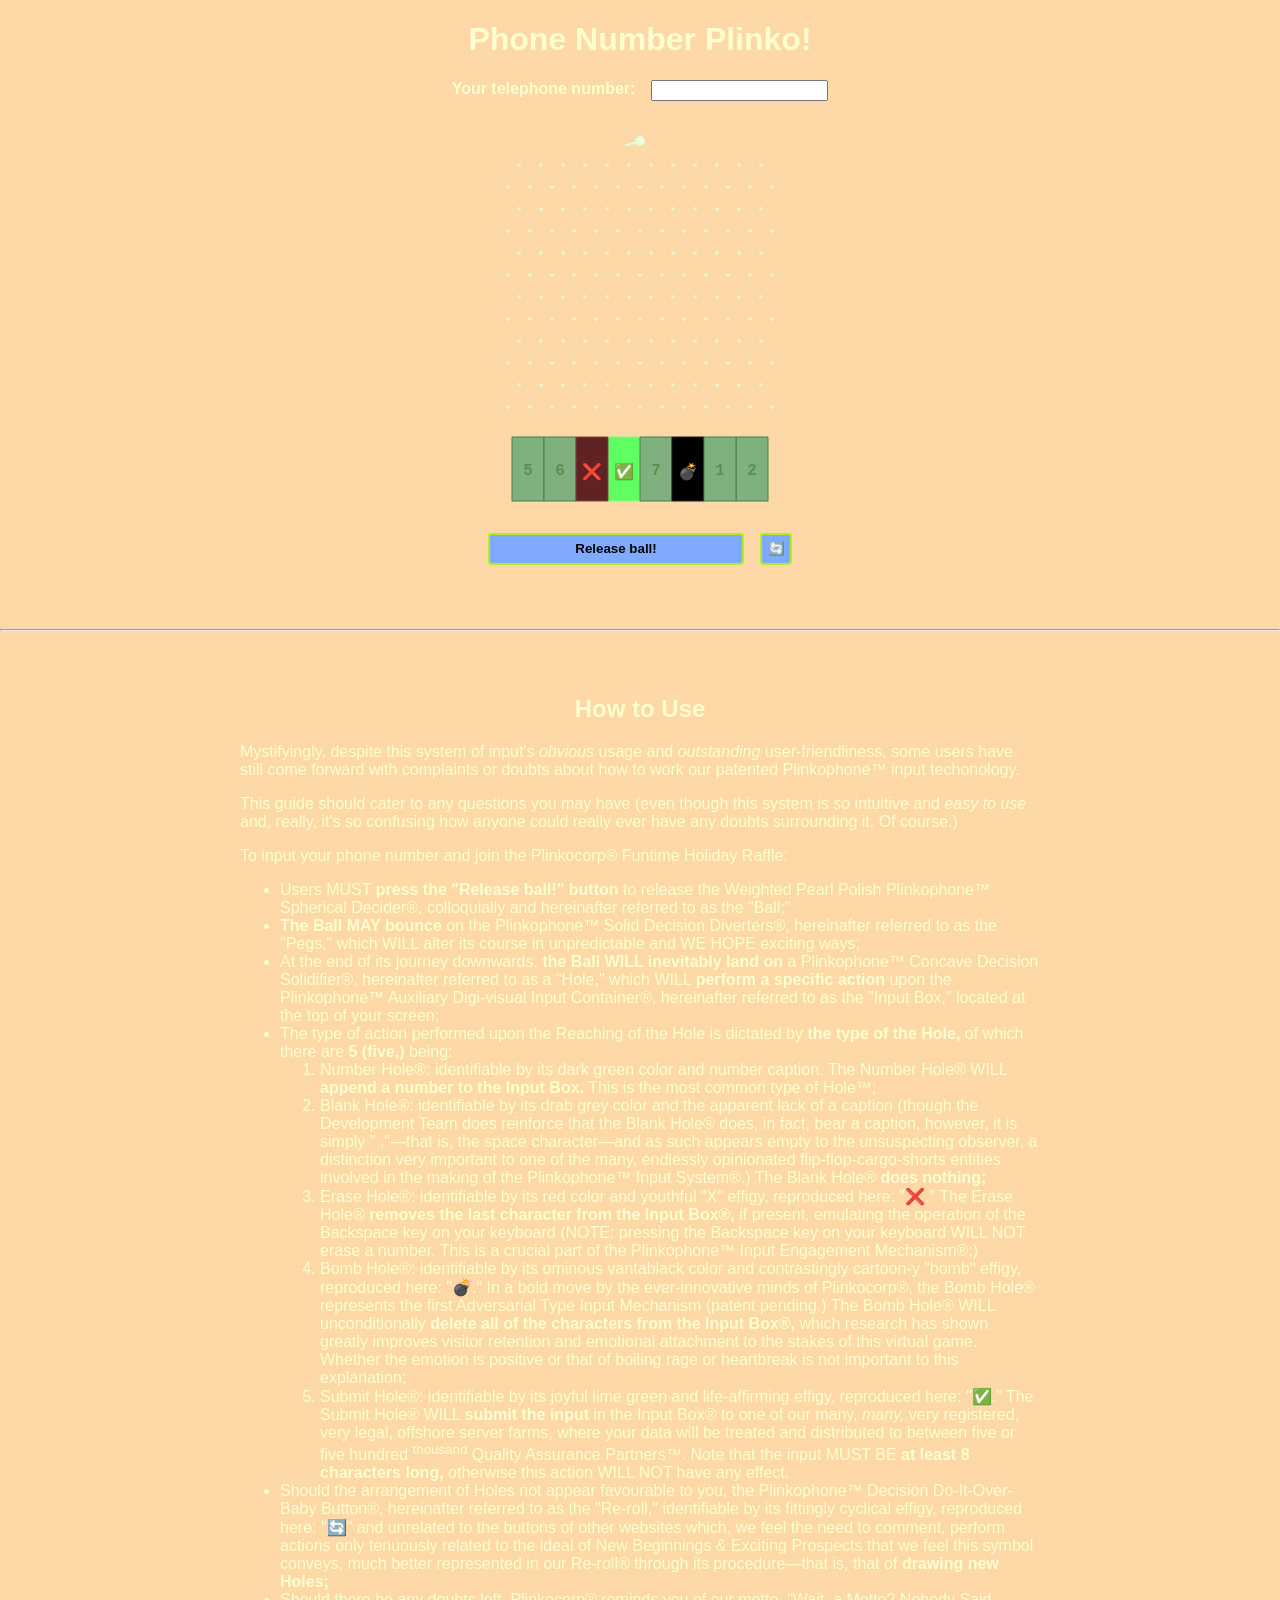
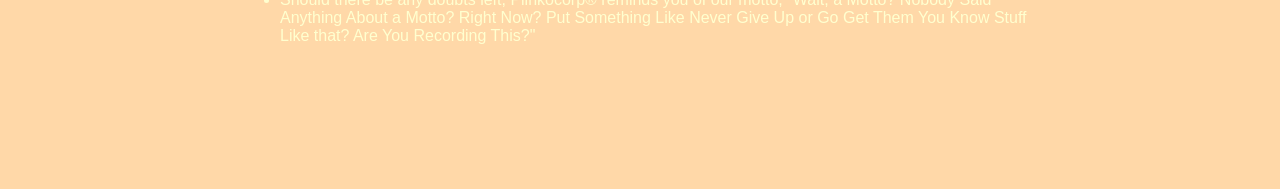
<file: index.html>
<!doctype html>
<html lang="en">
  <head>
    <meta charset="UTF-8" />
    <meta name="viewport" content="width=device-width, initial-scale=1" />
    <title></title>

    <link href="css/style.css" rel="stylesheet" />

    <script src="js/collision.js"></script>
    <script src="js/ball.js"></script>
    <script src="js/hole.js"></script>
    <script src="js/script.js" defer></script>
  </head>
  <body>
    <header id="header">
      <h1 id="header-title">Phone Number Plinko!</h1>
    </header>

    <main id="wrapper">
      <div id="input-wrapper">
        <label for="input-telephone" id="label-telephone">
          <b>Your telephone number:</b>
        </label>
        <input
          readonly
          id="input-telephone"
          type="tel"
          name="input-telephone"
          minlength="8"
        />
      </div>
      <div id="plinko-wrapepr">
        <canvas id="canvas" width="640" height="400"></canvas>
        <div id="controls-wrapper">
          <button id="btn-release"><b>Release ball!</b></button>
          <button id="btn-reroll">🔄</button>
        </div>
      </div>
      <hr />
      <div id="howto-wrapper">
        <h2 id="howto-title">How to Use</h2>
        <div id="howto-box">
          <p>
            Mystifyingly, despite this system of input's <i>obvious</i> usage
            and <i>outstanding</i> user-friendliness, some users have still come
            forward with complaints or doubts about how to work our patented
            Plinkophone&trade; input techonology.
          </p>
          <p>
            This guide should cater to any questions you may have (even though
            this system is <i>so</i> intuitive and <i>easy to use</i> and,
            really, it's so confusing how anyone could really ever have any
            doubts surrounding it. Of course.)
          </p>
          <p>
            To input your phone number and join the Plinkocorp&reg; Funtime
            Holiday Raffle:
          </p>
          <ul>
            <li>
              Users MUST <b>press the "Release ball!" button</b> to release the
              Weighted Pearl Polish Plinkophone&trade; Spherical Decider&reg;,
              colloquially and hereinafter referred to as the "Ball;"
            </li>
            <li>
              <b>The Ball MAY bounce</b> on the Plinkophone&trade; Solid
              Decision Diverters&reg;, hereinafter referred to as the "Pegs,"
              which WILL alter its course in unpredictable and WE HOPE exciting
              ways;
            </li>
            <li>
              At the end of its journey downwards,
              <b>the Ball WILL inevitably land on</b> a Plinkophone&trade;
              Concave Decision Solidifier&reg;, hereinafter referred to as a
              "Hole," which WILL <b>perform a specific action</b> upon the
              Plinkophone&trade; Auxiliary Digi-visual Input Container&reg;,
              hereinafter referred to as the "Input Box," located at the top of
              your screen;
            </li>
            <li>
              The type of action performed upon the Reaching of the Hole is
              dictated by <b>the type of the Hole,</b> of which there are
              <b>5 (five,)</b> being:
              <ol>
                <li>
                  Number Hole&reg;: identifiable by its dark green color and
                  number caption. The Number Hole&reg; WILL
                  <b>append a number to the Input Box.</b> This is the most
                  common type of Hole&trade;;
                </li>
                <li>
                  Blank Hole&reg;: identifiable by its drab grey color and the
                  apparent lack of a caption (though the Development Team does
                  reinforce that the Blank Hole&reg; does, in fact, bear a
                  caption, however, it is simply " ,"&mdash;that is, the space
                  character&mdash;and as such appears empty to the unsuspecting
                  observer, a distinction very important to one of the many,
                  endlessly opinionated flip-flop-cargo-shorts entities involved
                  in the making of the Plinkophone&trade; Input System&reg;.)
                  The Blank Hole&reg;
                  <b>does nothing;</b>
                </li>
                <li>
                  Erase Hole&reg;: identifiable by its red color and youthful
                  "X" effigy, reproduced here: "❌." The Erase Hole&reg;
                  <b>removes the last character from the Input Box&reg;,</b> if
                  present, emulating the operation of the Backspace key on your
                  keyboard (NOTE: pressing the Backspace key on your keyboard
                  WILL NOT erase a number. This is a crucial part of the
                  Plinkophone&trade; Input Engagement Mechanism&reg;;)
                </li>
                <li>
                  Bomb Hole&reg;: identifiable by its ominous vantablack color
                  and contrastingly cartoon-y "bomb" effigy, reproduced here:
                  "💣." In a bold move by the ever-innovative minds of
                  Plinkocorp&reg;, the Bomb Hole&reg; represents the first
                  Adversarial Type Input Mechanism (patent pending.) The Bomb
                  Hole&reg; WILL unconditionally
                  <b>delete all of the characters from the Input Box&reg;,</b>
                  which research has shown greatly improves visitor retention
                  and emotional attachment to the stakes of this virtual game.
                  Whether the emotion is positive or that of boiling rage or
                  heartbreak is not important to this explanation;
                </li>
                <li>
                  Submit Hole&reg;: identifiable by its joyful lime green and
                  life-affirming effigy, reproduced here: "✅." The Submit
                  Hole&reg; WILL <b>submit the input</b> in the Input Box&reg;
                  to one of our many, <i>many,</i> very registered, very legal,
                  offshore server farms, where your data will be treated and
                  distributed to between five or five hundred
                  <sup>thousand</sup> Quality Assurance Partners&trade;. Note
                  that the input MUST BE
                  <b>at least 8 characters long,</b> otherwise this action WILL
                  NOT have any effect.
                </li>
              </ol>
            </li>
            <li>
              Should the arrangement of Holes not appear favourable to you, the
              Plinkophone&trade; Decision Do-It-Over-Baby Button&reg;,
              hereinafter referred to as the "Re-roll," identifiable by its
              fittingly cyclical effigy, reproduced here: "🔄" and unrelated to
              the buttons of other websites which, we feel the need to comment,
              perform actions only tenuously related to the ideal of New
              Beginnings &amp; Exciting Prospects that we feel this symbol
              conveys, much better represented in our Re-roll&reg; through its
              procedure&mdash;that is, that of <b>drawing new Holes;</b>
            </li>
            <li>
              Should there be any doubts left, Plinkocorp&reg; reminds you of
              our motto, "Wait, a Motto? Nobody Said Anything About a Motto?
              Right Now? Put Something Like Never Give Up or Go Get Them You
              Know Stuff Like that? Are You Recording This?"
            </li>
          </ul>
        </div>
      </div>
    </main>
  </body>
</html>
</file>
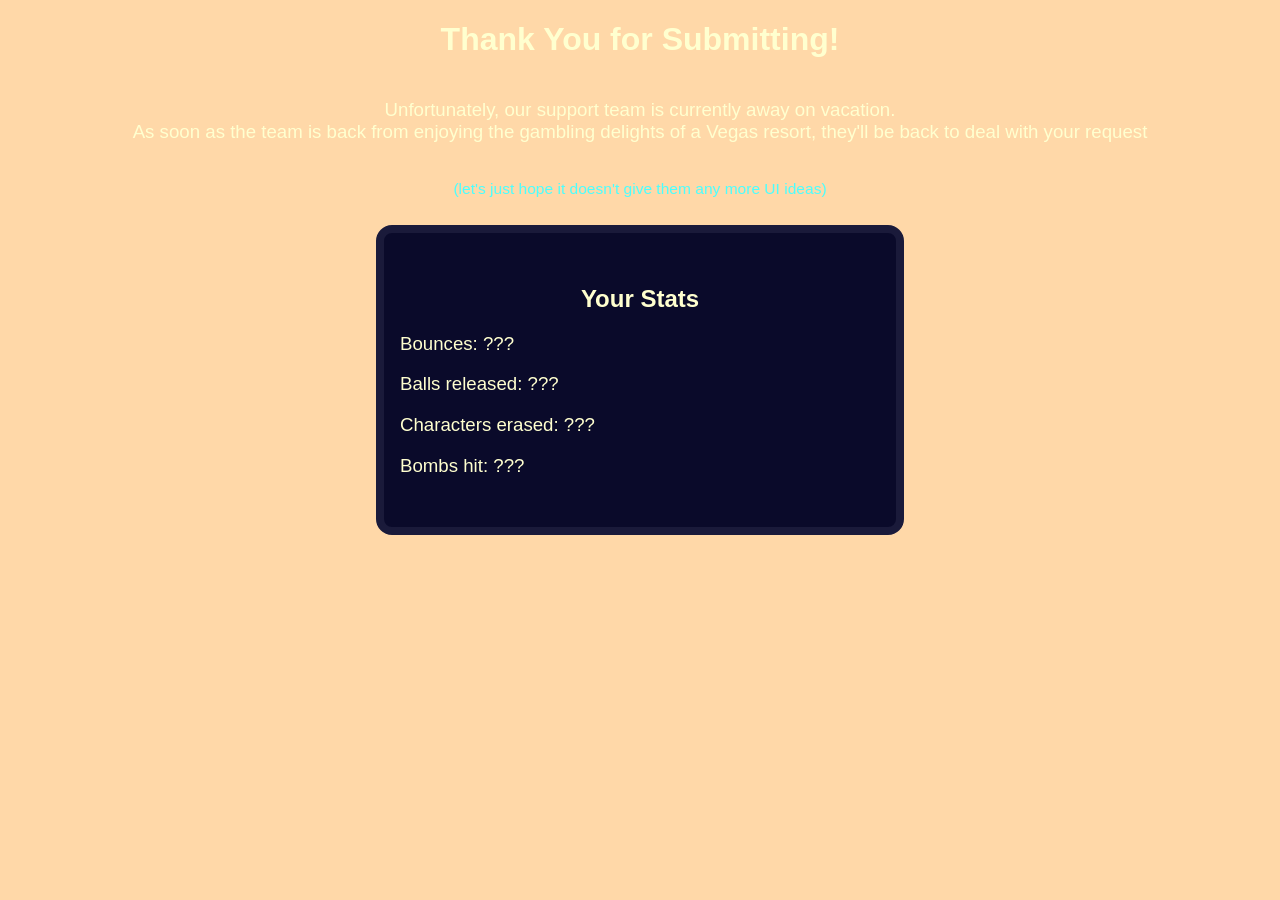
<file: congrats.html>
<!doctype html>
<html lang="en">
  <head>
    <meta charset="UTF-8" />
    <meta name="viewport" content="width=device-width, initial-scale=1" />
    <title>Thank You for Submitting!</title>

    <link href="css/style.css" rel="stylesheet" />
    <link href="css/congrats.css" rel="stylesheet" />

    <script src="js/congrats.js" defer></script>
  </head>
  <body>
    <header id="header">
      <h1 id="header-title">Thank You for Submitting!</h1>
    </header>
    <main id="wrapper">
      <div id="congrats-wrapper">
        <p class="congrats-msg">
          Unfortunately, our support team is currently away on vacation.<br />
          As soon as the team is back from enjoying the gambling delights of a
          Vegas resort, they'll be back to deal with your request
        </p>
        <p class="congrats-msg">
          <sup>(let's just hope it doesn't give them any more UI ideas)</sup>
        </p>
        <div id="stats-box">
          <h2>Your Stats</h2>
          <div id="stats-wrapper">
            <p id="stats-bounces">Bounces:</p>
            <p id="stats-releases">Balls released:</p>
            <p id="stats-erases">Characters erased:</p>
            <p id="stats-bombs">Bombs hit:</p>
          </div>
        </div>
      </div>
    </main>
  </body>
</html>
</file>
<file: css/style.css>
/* Plinko
 * Main stylesheet
 */

:root {
  --bg-primary: #ffd8a8;
  --bg-secondary: #80aaff;
  --bg-highlight: #b0f020;

  --bg-hole-number: #80b080;
  --bg-hole-blank: #a0a0a0;
  --bg-hole-erase: #602222;
  --bg-hole-bomb: #000000;
  --bg-hole-submit: #60ff60;

  --font-primary: #ffffcf;
  --font-secondary: #4affff;

  --font-hole-number: #5f8f4f;
  --font-hole-blank: #200020;
  --font-hole-erase: #d0b0d0;
  --font-hole-bomb: var(--font-primary);
  --font-hole-submit: #200020;

  --border-hole-number: #408040;
  --border-hole-blank: #808080;
  --border-hole-erase: #804444;
  --border-hole-bomb: #202020;
  --border-hole-submit: #80ff80;

  --plinko-peg: #f0f0d0;
  --plinko-ball: #ffffdf;
  --plinko-ball-vector: #dfffdf;
}

html {
  min-width: 100%;
  height: 100%;

  background-color: var(--bg-primary);
  color: var(--font-primary);

  font-family: sans-serif;
}

body {
  margin: 0;
}

hr {
  margin: 64px 0;
  color: var(--font-primary);
}

#header {
  text-align: center;
}

#header-title {
}

#wrapper {
  width: 100%;
}

#input-wrapper {
  display: flex;
  justify-content: center;
  gap: 16px;

  margin-bottom: 32px;
}

#label-telephone {
}

#input-telephone {
}

#plinko-wrapepr {
  display: flex;
  justify-content: center;
  flex-direction: column;
}

#canvas {
  display: block;
  margin: 0 auto;
}

#controls-wrapper {
  display: flex;
  justify-content: center;

  gap: 16px;
}

#btn-release {
  background-color: var(--bg-secondary);
  border: 2px solid var(--bg-highlight);
  border-radius: 4px;

  width: 256px;
  height: 32px;
}

#btn-reroll {
  background-color: var(--bg-secondary);
  border: 2px solid var(--bg-highlight);
  border-radius: 4px;

  width: 32px;
  height: 32px;
}

#btn-release:hover,
#btn-reroll:hover {
  background-color: var(--bg-highlight);
  cursor: pointer;
}

#howto-wrapper {
  padding-bottom: 128px;
}

#howto-title {
  text-align: center;
}

#howto-box {
  margin: 0 auto;
  width: 800px;
}
</file>
<file: css/congrats.css>
/* Plinko
 * Congrats stylesheet
 */

p {
  font-size: 14pt;
}

#congrats-wrapper {
  display: flex;
  justify-content: center;
  align-items: center;
  flex-direction: column;
}

.congrats-msg {
  text-align: center;
}

.congrats-msg sup {
  color: var(--font-secondary);
}

#stats-box {
  display: block;
  width: 480px;
  text-align: center;

  padding: 32px 16px;

  border: 8px solid #1a1a3a;
  border-radius: 16px;

  background-color: #0a0a2a;
}

#stats-wrapper {
  text-align: start;
}
</file>
